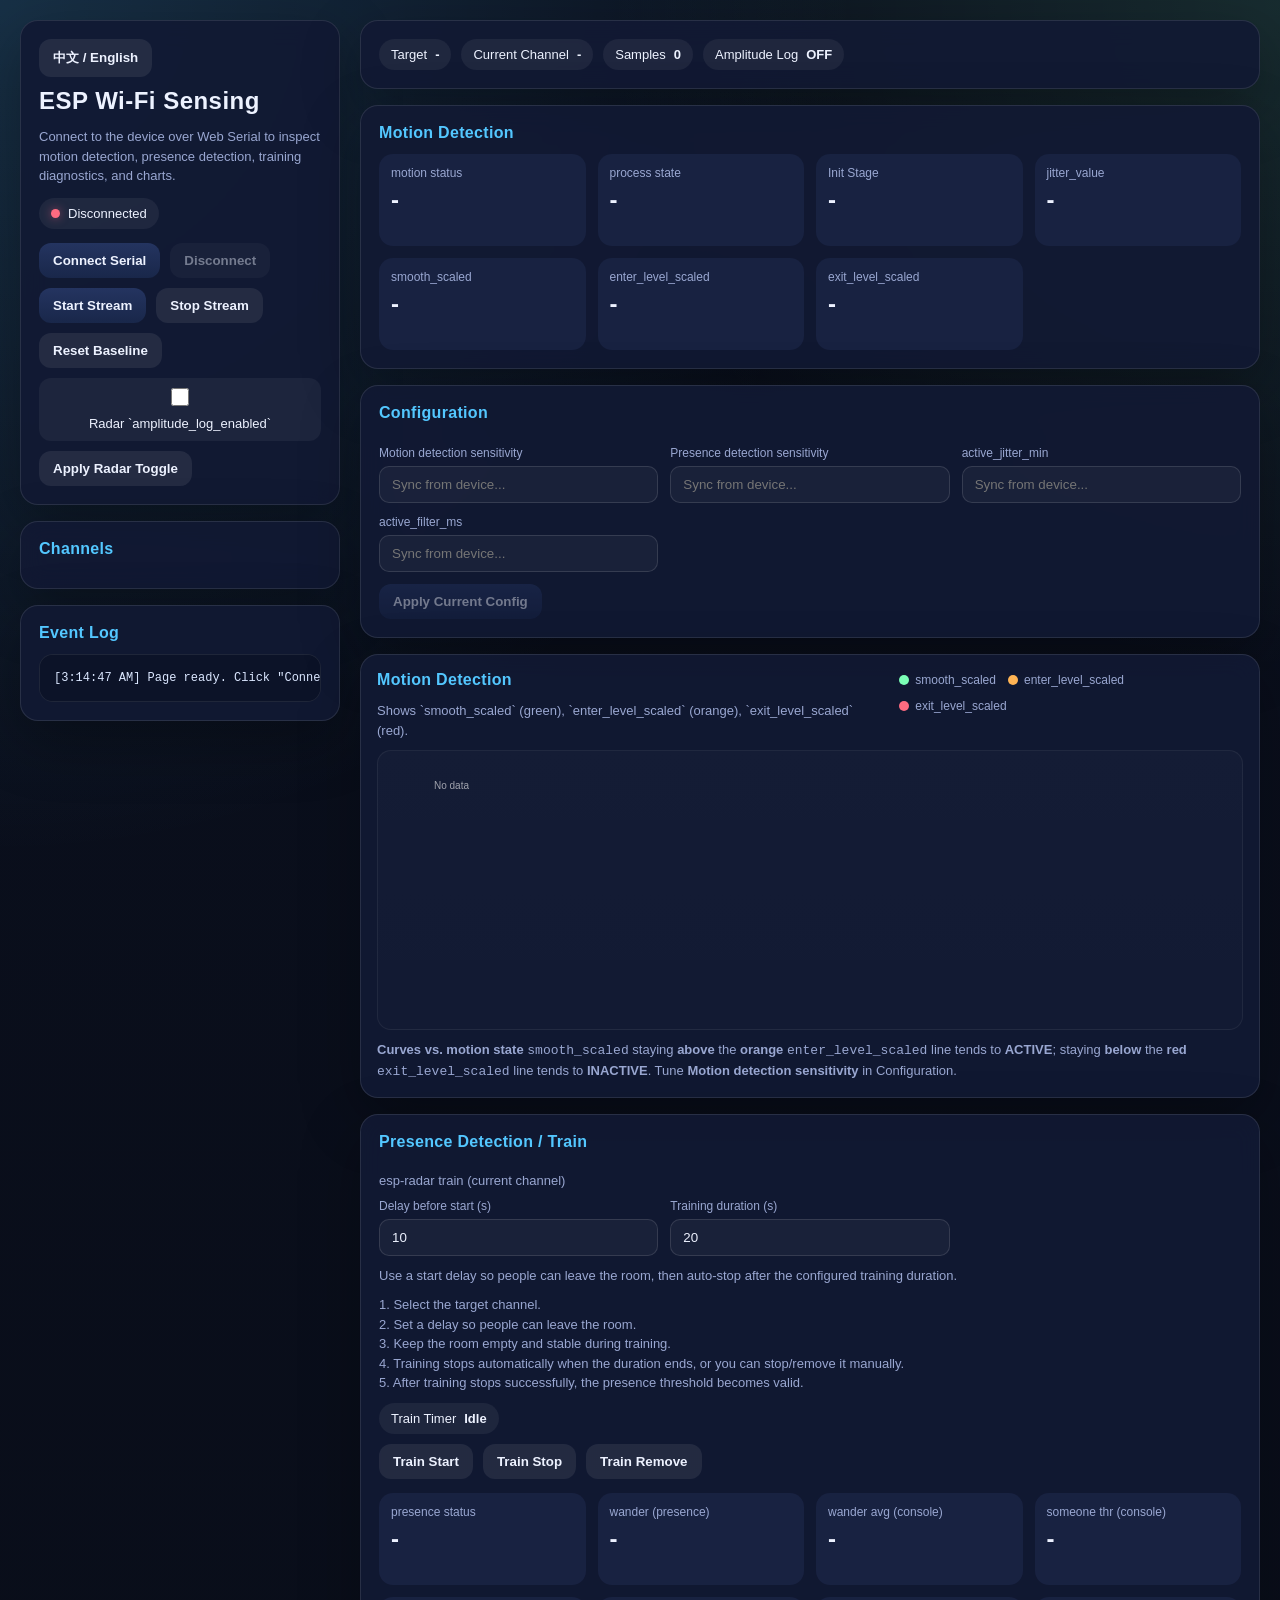
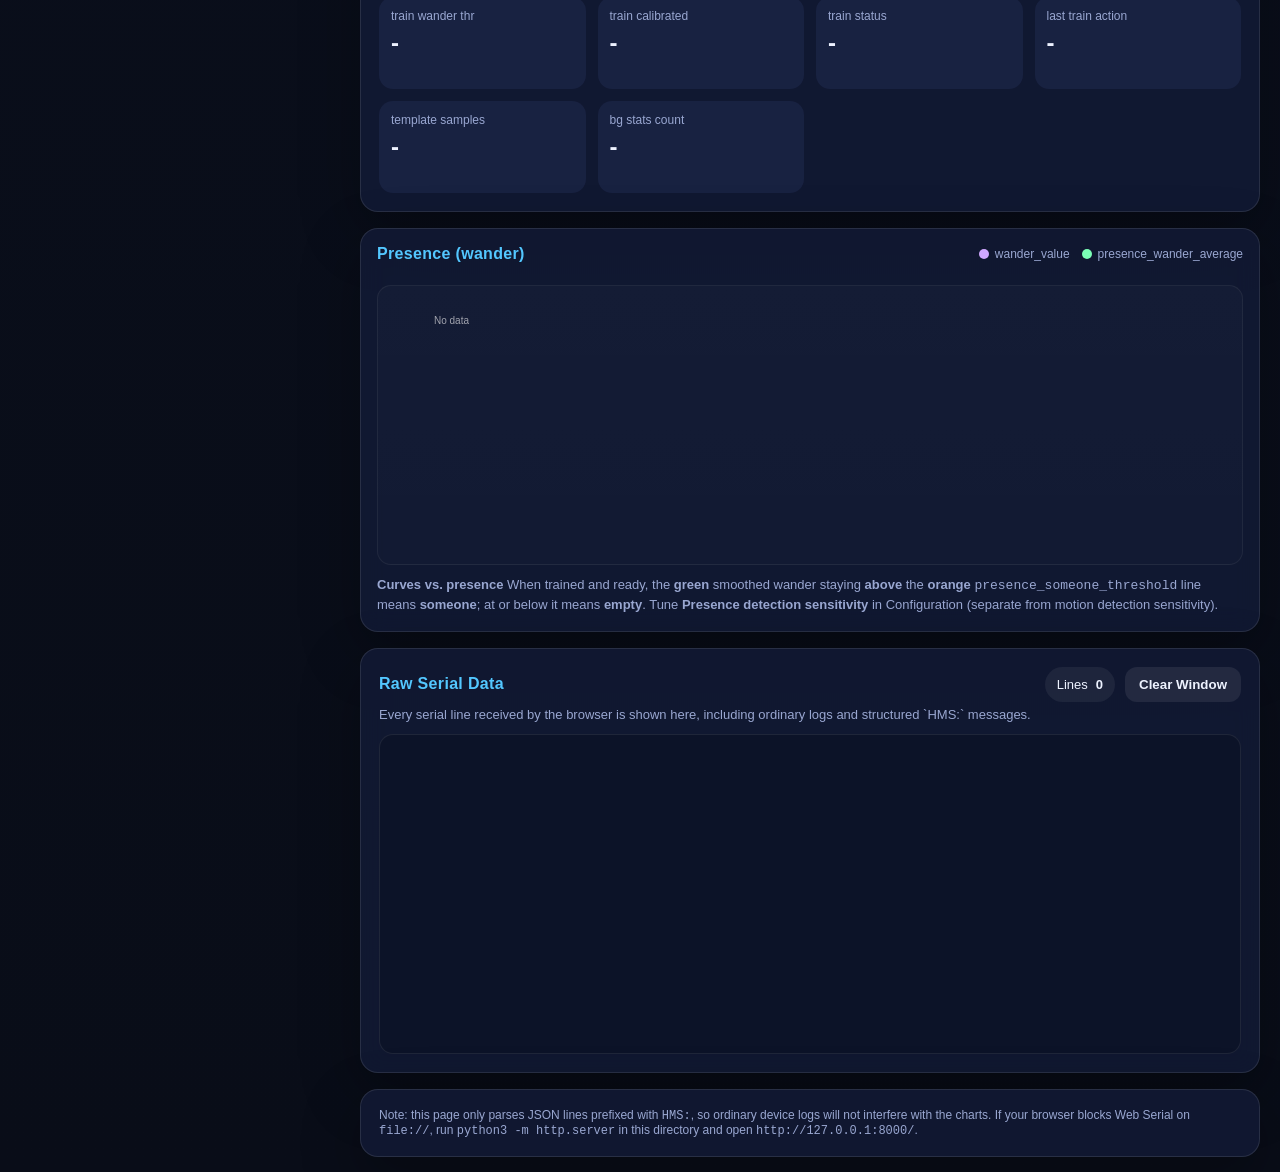
<file: tools/web_serial_monitor.html>
<!DOCTYPE html>
<html lang="zh-CN">
<head>
  <meta charset="UTF-8" />
  <meta name="viewport" content="width=device-width, initial-scale=1.0" />
  <title>ESP Wi-Fi Sensing Web Serial Monitor</title>
  <style>
    :root {
      --bg: #0b1020;
      --panel: #121a33;
      --panel-soft: #182241;
      --text: #edf2ff;
      --muted: #99a7d1;
      --accent: #53c7ff;
      --accent-2: #7bffb6;
      --warn: #ffb454;
      --danger: #ff6b81;
      --grid: rgba(255, 255, 255, 0.08);
      --border: rgba(255, 255, 255, 0.1);
    }

    * {
      box-sizing: border-box;
    }

    body {
      margin: 0;
      font-family: "Segoe UI", "PingFang SC", "Microsoft YaHei", sans-serif;
      background:
        radial-gradient(circle at top left, rgba(83, 199, 255, 0.18), transparent 28%),
        radial-gradient(circle at right top, rgba(123, 255, 182, 0.12), transparent 22%),
        linear-gradient(180deg, #0a0f1d 0%, #090d18 100%);
      color: var(--text);
    }

    .app {
      max-width: 1600px;
      margin: 0 auto;
      padding: 20px;
      display: grid;
      grid-template-columns: 320px 1fr;
      gap: 20px;
    }

    .panel {
      background: rgba(18, 26, 51, 0.92);
      border: 1px solid var(--border);
      border-radius: 18px;
      box-shadow: 0 20px 60px rgba(0, 0, 0, 0.3);
      backdrop-filter: blur(12px);
    }

    .sidebar,
    .main {
      display: flex;
      flex-direction: column;
      gap: 16px;
    }

    .section {
      padding: 18px;
    }

    h1,
    h2,
    h3 {
      margin: 0 0 12px;
      font-weight: 700;
      letter-spacing: 0.02em;
    }

    h1 {
      font-size: 24px;
    }

    h2 {
      font-size: 16px;
      color: var(--accent);
    }

    .muted {
      color: var(--muted);
      font-size: 13px;
      line-height: 1.5;
    }

    .status-pill {
      display: inline-flex;
      align-items: center;
      gap: 8px;
      padding: 8px 12px;
      border-radius: 999px;
      font-size: 13px;
      background: rgba(255, 255, 255, 0.06);
    }

    .status-dot {
      width: 9px;
      height: 9px;
      border-radius: 999px;
      background: var(--danger);
      box-shadow: 0 0 10px rgba(255, 107, 129, 0.5);
    }

    .status-dot.connected {
      background: var(--accent-2);
      box-shadow: 0 0 10px rgba(123, 255, 182, 0.6);
    }

    .button-row,
    .toolbar {
      display: flex;
      flex-wrap: wrap;
      gap: 10px;
    }

    button {
      border: 0;
      border-radius: 12px;
      padding: 10px 14px;
      background: linear-gradient(180deg, #243460, #19274a);
      color: var(--text);
      font-weight: 600;
      cursor: pointer;
      transition: transform 0.12s ease, opacity 0.12s ease;
    }

    button:hover:not(:disabled) {
      transform: translateY(-1px);
    }

    button:disabled {
      opacity: 0.45;
      cursor: not-allowed;
    }

    button.secondary {
      background: rgba(255, 255, 255, 0.08);
    }

    .toggle-row {
      display: flex;
      align-items: center;
      gap: 10px;
      padding: 10px 12px;
      border-radius: 12px;
      background: rgba(255, 255, 255, 0.05);
      color: var(--text);
      font-size: 13px;
    }

    .toggle-row input {
      width: 18px;
      height: 18px;
      margin: 0;
    }

    .peer-list {
      display: flex;
      flex-direction: column;
      gap: 10px;
    }

    .peer-card {
      border: 1px solid transparent;
      border-radius: 14px;
      padding: 12px;
      background: var(--panel-soft);
      cursor: pointer;
    }

    .peer-card.active {
      border-color: rgba(83, 199, 255, 0.7);
      box-shadow: inset 0 0 0 1px rgba(83, 199, 255, 0.22);
    }

    .peer-card-title {
      display: flex;
      justify-content: space-between;
      align-items: center;
      margin-bottom: 8px;
      font-size: 15px;
      font-weight: 700;
    }

    .badge {
      padding: 4px 8px;
      border-radius: 999px;
      font-size: 11px;
      background: rgba(255, 255, 255, 0.08);
    }

    .badge.active {
      background: rgba(123, 255, 182, 0.18);
      color: var(--accent-2);
    }

    .badge.debounce {
      background: rgba(255, 180, 84, 0.2);
      color: var(--warn);
    }

    .peer-meta {
      display: grid;
      grid-template-columns: repeat(2, minmax(0, 1fr));
      gap: 8px;
      color: var(--muted);
      font-size: 12px;
    }

    .stat-grid {
      display: grid;
      grid-template-columns: repeat(4, minmax(0, 1fr));
      gap: 12px;
    }

    .stat-card {
      background: var(--panel-soft);
      border-radius: 14px;
      padding: 12px;
      min-height: 92px;
    }

    .stat-card .label {
      color: var(--muted);
      font-size: 12px;
      margin-bottom: 6px;
    }

    .stat-card .value {
      font-size: 24px;
      font-weight: 700;
      line-height: 1.2;
    }

    .chart-grid {
      display: grid;
      grid-template-columns: 1fr;
      gap: 16px;
    }

    .chart-card {
      padding: 16px;
    }

    .chart-head {
      display: flex;
      justify-content: space-between;
      align-items: baseline;
      gap: 12px;
      margin-bottom: 10px;
    }

    .chart-head .legend {
      display: flex;
      gap: 12px;
      flex-wrap: wrap;
      color: var(--muted);
      font-size: 12px;
    }

    .legend-item {
      display: inline-flex;
      align-items: center;
      gap: 6px;
    }

    .legend-color {
      width: 10px;
      height: 10px;
      border-radius: 999px;
    }

    canvas {
      width: 100%;
      height: 280px;
      background: linear-gradient(180deg, rgba(255, 255, 255, 0.02), rgba(255, 255, 255, 0.01));
      border-radius: 14px;
      border: 1px solid rgba(255, 255, 255, 0.06);
      display: block;
    }

    .config-form {
      display: grid;
      grid-template-columns: repeat(3, minmax(0, 1fr));
      gap: 12px;
    }

    label {
      display: flex;
      flex-direction: column;
      gap: 6px;
      font-size: 12px;
      color: var(--muted);
    }

    input {
      border: 1px solid rgba(255, 255, 255, 0.12);
      background: rgba(255, 255, 255, 0.04);
      color: var(--text);
      padding: 10px 12px;
      border-radius: 10px;
      outline: none;
    }

    pre {
      margin: 0;
      max-height: 220px;
      overflow: auto;
      padding: 14px;
      border-radius: 14px;
      background: #0c1328;
      color: #dbe7ff;
      border: 1px solid rgba(255, 255, 255, 0.08);
      font-size: 12px;
      line-height: 1.5;
    }

    .raw-log {
      min-height: 320px;
      max-height: 420px;
      white-space: pre-wrap;
      word-break: break-word;
    }

    .footer-note {
      font-size: 12px;
      color: var(--muted);
    }

    @media (max-width: 1200px) {
      .app {
        grid-template-columns: 1fr;
      }

      .stat-grid,
      .config-form {
        grid-template-columns: repeat(2, minmax(0, 1fr));
      }
    }

    @media (max-width: 760px) {
      .stat-grid,
      .config-form {
        grid-template-columns: 1fr;
      }
    }
  </style>
</head>
<body>
  <div class="app">
    <aside class="sidebar">
      <section class="panel section">
        <div class="button-row">
          <button id="languageToggleBtn" class="secondary">中文 / English</button>
        </div>
        <div style="height: 10px;"></div>
        <h1 id="appTitle">ESP Wi-Fi Sensing</h1>
        <div id="appIntro" class="muted">Connect to the device over Web Serial to inspect live FSM diagnostics, runtime controls, and charts.</div>
        <div style="height: 12px;"></div>
        <div class="status-pill">
          <span id="statusDot" class="status-dot"></span>
          <span id="statusText">Disconnected</span>
        </div>
        <div style="height: 14px;"></div>
        <div class="button-row">
          <button id="connectBtn">Connect Serial</button>
          <button id="disconnectBtn" class="secondary" disabled>Disconnect</button>
        </div>
        <div style="height: 10px;"></div>
        <div class="button-row">
          <button id="startStreamBtn">Start Stream</button>
          <button id="stopStreamBtn" class="secondary">Stop Stream</button>
          <button id="resetBaselineBtn" class="secondary">Reset Baseline</button>
        </div>
        <div style="height: 10px;"></div>
        <label class="toggle-row">
          <input id="amplitudeLogCheckbox" type="checkbox" />
          <span id="amplitudeToggleLabel">Radar `amplitude_log_enabled`</span>
        </label>
        <div style="height: 10px;"></div>
        <div class="button-row">
          <button id="applyRadarBtn" class="secondary">Apply Radar Toggle</button>
        </div>
      </section>

      <section class="panel section">
        <h2 id="channelsTitle">Channels</h2>
        <div id="peerList" class="peer-list"></div>
      </section>

      <section class="panel section">
        <h2 id="eventLogTitle">Event Log</h2>
        <pre id="eventLog"></pre>
      </section>
    </aside>

    <main class="main">
      <section class="panel section">
        <div class="toolbar">
          <div class="status-pill">
            <span id="targetLabel">Target</span>
            <strong id="targetText">-</strong>
          </div>
          <div class="status-pill">
            <span id="selectedPeerLabel">Current Channel</span>
            <strong id="selectedPeerText">-</strong>
          </div>
          <div class="status-pill">
            <span id="sampleCountLabel">Samples</span>
            <strong id="sampleCountText">0</strong>
          </div>
          <div class="status-pill">
            <span id="amplitudeLogLabel">Amplitude Log</span>
            <strong id="amplitudeLogText">-</strong>
          </div>
        </div>
      </section>

      <section class="panel section">
        <h2 id="currentStateTitle">Current State</h2>
        <div id="motionStatGrid" class="stat-grid"></div>
      </section>

      <section class="panel section">
        <h2 id="configPanelTitle">Configuration</h2>
        <div style="height: 12px;"></div>
        <form id="configForm" class="config-form" autocomplete="off">
          <label><span id="cfgMotionSensitivityLabel">Motion detection sensitivity</span><input id="cfgSensitivity" type="number" step="0.001" min="0.001" max="1.000" autocomplete="off" /></label>
          <label><span id="cfgPresenceSensitivityLabel">Presence detection sensitivity</span><input id="cfgPresenceSensitivity" type="number" step="0.001" min="0" max="1" autocomplete="off" /></label>
          <label>active_jitter_min<input id="cfgActiveJitterMin" type="number" step="0.001" autocomplete="off" /></label>
          <label>active_filter_ms<input id="cfgActiveFilterMs" type="number" step="1" autocomplete="off" /></label>
        </form>
        <div style="height: 12px;"></div>
        <div class="button-row">
          <button id="applyConfigBtn" disabled>Apply Current Config</button>
        </div>
      </section>

      <section class="panel chart-card">
        <div class="chart-head">
          <div>
            <h2 id="processingChartTitle">Motion Detection</h2>
            <div id="processingChartDesc" class="muted">Shows `smooth_scaled` (green), `enter_level_scaled` (orange), `exit_level_scaled` (red).</div>
          </div>
          <div class="legend" id="mainLegend"></div>
        </div>
        <canvas id="mainChart" width="1200" height="280"></canvas>
        <div style="height: 10px;"></div>
        <div id="motionThresholdGuide" class="muted"></div>
      </section>

      <section class="panel section">
        <h2 id="presenceSectionTitle">Presence Detection / Train</h2>
        <div style="height: 8px;"></div>
        <div id="trainSectionLabel" class="muted">esp-radar train (current channel)</div>
        <div style="height: 8px;"></div>
        <div class="config-form">
          <label><span id="trainDelayLabel">Delay before start (s)</span><input id="trainDelaySeconds" type="number" min="0" step="1" value="10" autocomplete="off" /></label>
          <label><span id="trainDurationLabel">Training duration (s)</span><input id="trainDurationSeconds" type="number" min="1" step="1" value="20" autocomplete="off" /></label>
        </div>
        <div style="height: 10px;"></div>
        <div id="trainScheduleDesc" class="muted">Use a start delay so people can leave the room, then auto-stop after the configured training duration.</div>
        <div style="height: 10px;"></div>
        <div id="trainUsageGuide" class="muted">1. Select the target channel. 2. Set a delay so people can leave the room. 3. Keep the room empty and stable during training. 4. Training stops automatically when the duration ends, or you can stop/remove it manually.</div>
        <div style="height: 10px;"></div>
        <div class="status-pill">
          <span id="trainTimerLabel">Train Timer</span>
          <strong id="trainTimerText">Idle</strong>
        </div>
        <div style="height: 10px;"></div>
        <div class="button-row">
          <button id="trainStartBtn" class="secondary">Train Start</button>
          <button id="trainStopBtn" class="secondary">Train Stop</button>
          <button id="trainRemoveBtn" class="secondary">Train Remove</button>
        </div>
        <div style="height: 14px;"></div>
        <div id="presenceStatGrid" class="stat-grid"></div>
      </section>

      <section class="panel chart-card">
        <div class="chart-head">
          <div>
            <h2 id="wanderChartTitle">Presence (wander)</h2>
          </div>
          <div class="legend" id="wanderLegend"></div>
        </div>
        <canvas id="wanderChart" width="1200" height="280"></canvas>
        <div style="height: 10px;"></div>
        <div id="presenceThresholdGuide" class="muted"></div>
      </section>

      <section class="panel section">
        <div class="chart-head">
          <div>
            <h2 id="rawDataTitle">Raw Serial Data</h2>
            <div id="rawDataDesc" class="muted">Every serial line received by the browser is shown here, including ordinary logs and structured `HMS:` messages.</div>
          </div>
          <div class="button-row">
            <div class="status-pill">
              <span id="rawLineCountLabel">Lines</span>
              <strong id="rawLineCountText">0</strong>
            </div>
            <button id="clearRawLogBtn" class="secondary">Clear Window</button>
          </div>
        </div>
        <pre id="rawDataLog" class="raw-log"></pre>
      </section>

      <section class="panel section">
        <div class="footer-note" id="footerNote">
          Note: this page only parses JSON lines prefixed with <code>HMS:</code>, so ordinary device logs will not interfere with the charts.
          If your browser blocks Web Serial on <code>file://</code>, run <code>python3 -m http.server</code> in this directory and open <code>http://127.0.0.1:8000/</code>.
        </div>
      </section>
    </main>
  </div>

  <script>
    const HMS_PREFIX = "HMS:";
    const MAX_SAMPLES = 240;
    const MAX_RAW_LINES = 400;
    const MAX_RAW_CHARS = 120000;
    const RAW_LOG_FLUSH_MS = 80;
    const peers = new Map();
    const peerCards = new Map();
    const eventLog = [];
    const rawSerialLines = [];

    let port = null;
    let reader = null;
    let writer = null;
    let selectedPeer = null;
    let appInfo = { target: "-", stream_period_ms: 0, amplitude_log_enabled: false };
    let redrawTimer = null;
    let rawLogCharCount = 0;
    let rawLogFlushTimer = null;
    let currentLanguage = "en";

    const I18N = {
      en: {
        pageTitle: "ESP Wi-Fi Sensing Web Serial Monitor",
        appTitle: "ESP Wi-Fi Sensing",
        appIntro: "Connect to the device over Web Serial to inspect motion detection, presence detection, training diagnostics, and charts.",
        statusConnected: "Connected",
        statusDisconnected: "Disconnected",
        connectBtn: "Connect Serial",
        disconnectBtn: "Disconnect",
        startStreamBtn: "Start Stream",
        stopStreamBtn: "Stop Stream",
        resetBaselineBtn: "Reset Baseline",
        trainSectionLabel: "esp-radar train (current channel)",
        trainDelayLabel: "Delay before start (s)",
        trainDurationLabel: "Training duration (s)",
        trainScheduleDesc: "Use a start delay so people can leave the room, then auto-stop after the configured training duration.",
        trainUsageGuide: "1. Select the target channel.<br>2. Set a delay so people can leave the room.<br>3. Keep the room empty and stable during training.<br>4. Training stops automatically when the duration ends, or you can stop/remove it manually.<br>5. After training stops successfully, the presence threshold becomes valid.",
        trainTimerLabel: "Train Timer",
        trainTimerIdle: "Idle",
        trainTimerWaiting: "Waiting to start",
        trainTimerRunning: "Training",
        trainStartBtn: "Train Start",
        trainStopBtn: "Train Stop",
        trainRemoveBtn: "Train Remove",
        amplitudeToggleLabel: "Radar `amplitude_log_enabled`",
        applyRadarBtn: "Apply Radar Toggle",
        channelsTitle: "Channels",
        eventLogTitle: "Event Log",
        targetLabel: "Target",
        selectedPeerLabel: "Current Channel",
        sampleCountLabel: "Samples",
        amplitudeLogLabel: "Amplitude Log",
        currentStateTitle: "Motion Detection",
        presenceSectionTitle: "Presence Detection / Train",
        configPanelTitle: "Configuration",
        cfgMotionSensitivityLabel: "Motion detection sensitivity",
        cfgPresenceSensitivityLabel: "Presence detection sensitivity",
        applyConfigBtn: "Apply Current Config",
        configWaitingPlaceholder: "Sync from device...",
        processingChartTitle: "Motion Detection",
        processingChartDesc: "Shows `smooth_scaled` (green), `enter_level_scaled` (orange), `exit_level_scaled` (red).",
        motionThresholdGuide: "<strong>Curves vs. motion state</strong> <code>smooth_scaled</code> staying <strong>above</strong> the <strong>orange</strong> <code>enter_level_scaled</code> line tends to <strong>ACTIVE</strong>; staying <strong>below</strong> the <strong>red</strong> <code>exit_level_scaled</code> line tends to <strong>INACTIVE</strong>. Tune <strong>Motion detection sensitivity</strong> in Configuration.",
        presenceThresholdGuide: "<strong>Curves vs. presence</strong> When trained and ready, the <strong>green</strong> smoothed wander staying <strong>above</strong> the <strong>orange</strong> <code>presence_someone_threshold</code> line means <strong>someone</strong>; at or below it means <strong>empty</strong>. Tune <strong>Presence detection sensitivity</strong> in Configuration (separate from motion detection sensitivity).",
        wanderChartTitle: "Presence (wander)",
        rawDataTitle: "Raw Serial Data",
        rawDataDesc: "Every serial line received by the browser is shown here, including ordinary logs and structured `HMS:` messages.",
        rawLineCountLabel: "Lines",
        clearRawLogBtn: "Clear Window",
        footerNote: "Note: this page only parses JSON lines prefixed with <code>HMS:</code>, so ordinary device logs will not interfere with the charts. If your browser blocks Web Serial on <code>file://</code>, run <code>python3 -m http.server</code> in this directory and open <code>http://127.0.0.1:8000/</code>.",
        peerStateLabel: "State",
        peerInitLabel: "Init",
        peerJitterLabel: "Jitter",
        peerWanderLabel: "Wander",
        peerTrainThrLabel: "Train wander thr",
        statMotionStatus: "motion status",
        statState: "process state",
        statInitStage: "Init Stage",
        statWander: "wander (presence)",
        statTrainWanderThr: "train wander thr",
        statTrainCalibrated: "train calibrated",
        statTrainStatus: "train status",
        statTrainAction: "last train action",
        statTrainSamples: "template samples",
        statTrainBackgroundCount: "bg stats count",
        statWanderAverage: "wander avg (console)",
        statSomeoneThreshold: "someone thr (console)",
        statSomeoneStatus: "presence status",
        trainStatusNone: "none",
        trainStatusProgress: "in progress",
        trainStatusComplete: "complete",
        trainActionIdle: "idle",
        trainActionWaitBuffer: "waiting buffer",
        trainActionDiscardOutlier: "discard outlier",
        trainActionCollectSample: "collect sample",
        trainActionAccumulateBackground: "accumulate bg",
        yes: "yes",
        no: "no",
        logTrainNoPeer: "Select a channel before running train commands.",
        noData: "No data",
        logHello: "Received hello",
        logPeriod: "period",
        logAck: "ACK",
        logOk: "OK",
        logFail: "FAIL",
        logError: "ERROR",
        logUnsupported: "Web Serial is not supported in this browser. Please use Chrome or Edge.",
        logConnected: "Serial connected",
        logConnectFailed: "Connection failed",
        logDisconnectError: "Error while disconnecting",
        logDisconnected: "Serial disconnected",
        logJsonParseFailed: "JSON parse failed",
        logReadEnded: "Serial read ended",
        logNoPeer: "No configurable channel is currently selected.",
        logTrainDelayCancelled: "Scheduled training cancelled before start",
        logTrainScheduled: "Training scheduled",
        logTrainStarted: "Training started",
        logTrainAutoStopped: "Training auto-stopped",
        logTrainTimerCleared: "Training timer cleared",
        logReady: "Page ready. Click \"Connect Serial\" to begin.",
      },
      zh: {
        pageTitle: "ESP Wi-Fi Sensing Web Serial 监视器",
        appTitle: "ESP Wi-Fi Sensing",
        appIntro: "通过 Web Serial 连接设备串口，实时查看运动检测、存在检测、训练诊断与图表。",
        statusConnected: "已连接",
        statusDisconnected: "未连接",
        connectBtn: "连接串口",
        disconnectBtn: "断开",
        startStreamBtn: "开始流",
        stopStreamBtn: "停止流",
        resetBaselineBtn: "重置基线",
        trainSectionLabel: "esp-radar 校准（当前通道）",
        trainDelayLabel: "开始前延迟(秒)",
        trainDurationLabel: "训练持续时长(秒)",
        trainScheduleDesc: "设置开始前延迟，给房间内的人离开的时间；到达设定训练时长后会自动结束训练。",
        trainUsageGuide: "1. 先选择要训练的通道。<br>2. 设置开始前延迟，给房间里的人留出离开时间。<br>3. 训练过程中尽量保持房间无人、环境稳定。<br>4. 到达设定时长后会自动结束训练，也可以手动结束或清除训练。<br>5. 训练成功结束后，存在检测阈值才会生效。",
        trainTimerLabel: "训练计时",
        trainTimerIdle: "空闲",
        trainTimerWaiting: "等待开始",
        trainTimerRunning: "训练中",
        trainStartBtn: "开始训练",
        trainStopBtn: "结束训练",
        trainRemoveBtn: "清除训练数据",
        amplitudeToggleLabel: "Radar `amplitude_log_enabled`",
        applyRadarBtn: "应用 Radar 开关",
        channelsTitle: "通道",
        eventLogTitle: "事件日志",
        targetLabel: "目标芯片",
        selectedPeerLabel: "当前通道",
        sampleCountLabel: "采样缓存",
        amplitudeLogLabel: "Amplitude Log",
        currentStateTitle: "运动检测",
        presenceSectionTitle: "存在检测 / 训练",
        configPanelTitle: "配置面板",
        cfgMotionSensitivityLabel: "运动检测灵敏度",
        cfgPresenceSensitivityLabel: "存在检测灵敏度",
        applyConfigBtn: "应用当前配置",
        configWaitingPlaceholder: "等待设备同步...",
        processingChartTitle: "运动检测",
        processingChartDesc: "显示 `smooth_scaled`（绿）、`enter_level_scaled`（橙）、`exit_level_scaled`（红）。",
        motionThresholdGuide: "<strong>曲线与运动状态</strong> <code>smooth_scaled</code> <strong>持续高于</strong> 橙色 <code>enter_level_scaled</code> → 趋向 <strong>运动 ACTIVE</strong>；<strong>持续低于</strong> 红色 <code>exit_level_scaled</code> → 趋向 <strong>运动 INACTIVE</strong>。在配置区调节 <strong>运动检测灵敏度</strong>。",
        presenceThresholdGuide: "<strong>曲线与存在状态</strong> 训练就绪后，绿线（平滑后的 wander）<strong>高于</strong> 橙色 <code>presence_someone_threshold</code> → <strong>有人</strong>；不高于 → <strong>无人</strong>。在配置区调节 <strong>存在检测灵敏度</strong>（与 <strong>运动检测灵敏度</strong> 分开）。",
        wanderChartTitle: "存在检测 (wander)",
        rawDataTitle: "全量串口数据",
        rawDataDesc: "串口收到的每一行数据都会集中显示在这里，包含普通日志和 `HMS:` 数据。",
        rawLineCountLabel: "行数",
        clearRawLogBtn: "清空窗口",
        footerNote: "说明：这个页面只解析串口里以 <code>HMS:</code> 开头的 JSON 行，因此即使设备还在输出普通日志，也不会影响图表显示。如果浏览器不允许直接从 <code>file://</code> 使用 Web Serial，请在当前目录执行 <code>python3 -m http.server</code> 后通过 <code>http://127.0.0.1:8000/</code> 打开。",
        peerStateLabel: "状态",
        peerInitLabel: "初始化",
        peerJitterLabel: "jitter",
        peerWanderLabel: "wander",
        peerTrainThrLabel: "训练 wander 阈值",
        statMotionStatus: "运动状态",
        statState: "过程状态",
        statInitStage: "初始化阶段",
        statWander: "wander（存在）",
        statTrainWanderThr: "训练 wander 阈值",
        statTrainCalibrated: "训练已完成",
        statTrainStatus: "训练状态",
        statTrainAction: "最近训练动作",
        statTrainSamples: "模板样本数",
        statTrainBackgroundCount: "背景统计数",
        statWanderAverage: "wander 均值(console)",
        statSomeoneThreshold: "有人阈值(console)",
        statSomeoneStatus: "存在状态",
        trainStatusNone: "未训练",
        trainStatusProgress: "训练中",
        trainStatusComplete: "已完成",
        trainActionIdle: "空闲",
        trainActionWaitBuffer: "等待缓冲",
        trainActionDiscardOutlier: "异常丢弃",
        trainActionCollectSample: "采集模板",
        trainActionAccumulateBackground: "累计背景",
        yes: "是",
        no: "否",
        logTrainNoPeer: "请先选择一个通道再执行训练命令。",
        noData: "暂无数据",
        logHello: "收到 hello",
        logPeriod: "周期",
        logAck: "ACK",
        logOk: "OK",
        logFail: "FAIL",
        logError: "ERROR",
        logUnsupported: "当前浏览器不支持 Web Serial，请使用 Chrome 或 Edge。",
        logConnected: "串口已连接",
        logConnectFailed: "连接失败",
        logDisconnectError: "断开时发生异常",
        logDisconnected: "串口已断开",
        logJsonParseFailed: "JSON 解析失败",
        logReadEnded: "串口读取结束",
        logNoPeer: "当前没有可配置的通道。",
        logTrainDelayCancelled: "已取消延迟中的训练",
        logTrainScheduled: "训练已计划",
        logTrainStarted: "训练已开始",
        logTrainAutoStopped: "训练已自动结束",
        logTrainTimerCleared: "训练计时已清除",
        logReady: "页面已就绪，点击“连接串口”开始。",
      },
    };

    function t(key) {
      return I18N[currentLanguage][key] ?? key;
    }

    const statusDot = document.getElementById("statusDot");
    const statusText = document.getElementById("statusText");
    const targetText = document.getElementById("targetText");
    const selectedPeerText = document.getElementById("selectedPeerText");
    const sampleCountText = document.getElementById("sampleCountText");
    const amplitudeLogText = document.getElementById("amplitudeLogText");
    const rawLineCountText = document.getElementById("rawLineCountText");
    const amplitudeLogCheckbox = document.getElementById("amplitudeLogCheckbox");
    const applyConfigBtn = document.getElementById("applyConfigBtn");
    const peerList = document.getElementById("peerList");
    const motionStatGrid = document.getElementById("motionStatGrid");
    const presenceStatGrid = document.getElementById("presenceStatGrid");
    const trainDelayInput = document.getElementById("trainDelaySeconds");
    const trainDurationInput = document.getElementById("trainDurationSeconds");
    const trainTimerText = document.getElementById("trainTimerText");
    const eventLogEl = document.getElementById("eventLog");
    const rawDataLogEl = document.getElementById("rawDataLog");
    const mainChart = document.getElementById("mainChart");
    const wanderChart = document.getElementById("wanderChart");
    const mainLegend = document.getElementById("mainLegend");
    const wanderLegend = document.getElementById("wanderLegend");

    const configInputs = {
      motion_sensitivity: document.getElementById("cfgSensitivity"),
      presence_sensitivity: document.getElementById("cfgPresenceSensitivity"),
      active_jitter_min: document.getElementById("cfgActiveJitterMin"),
      active_filter_ms: document.getElementById("cfgActiveFilterMs"),
    };

    const trainAutomation = {
      phase: "idle",
      peer: "",
      startAtMs: 0,
      stopAtMs: 0,
      startTimer: null,
      stopTimer: null,
      tickerTimer: null,
    };

    function applyLanguage() {
      document.documentElement.lang = currentLanguage === "en" ? "en" : "zh-CN";
      document.title = t("pageTitle");
      document.getElementById("appTitle").textContent = t("appTitle");
      document.getElementById("appIntro").textContent = t("appIntro");
      document.getElementById("connectBtn").textContent = t("connectBtn");
      document.getElementById("disconnectBtn").textContent = t("disconnectBtn");
      document.getElementById("languageToggleBtn").textContent = "中文 / English";
      document.getElementById("startStreamBtn").textContent = t("startStreamBtn");
      document.getElementById("stopStreamBtn").textContent = t("stopStreamBtn");
      document.getElementById("resetBaselineBtn").textContent = t("resetBaselineBtn");
      document.getElementById("trainSectionLabel").textContent = t("trainSectionLabel");
      document.getElementById("trainDelayLabel").textContent = t("trainDelayLabel");
      document.getElementById("trainDurationLabel").textContent = t("trainDurationLabel");
      document.getElementById("trainScheduleDesc").textContent = t("trainScheduleDesc");
      document.getElementById("trainUsageGuide").innerHTML = t("trainUsageGuide");
      document.getElementById("motionThresholdGuide").innerHTML = t("motionThresholdGuide");
      document.getElementById("presenceThresholdGuide").innerHTML = t("presenceThresholdGuide");
      document.getElementById("trainTimerLabel").textContent = t("trainTimerLabel");
      document.getElementById("trainStartBtn").textContent = t("trainStartBtn");
      document.getElementById("trainStopBtn").textContent = t("trainStopBtn");
      document.getElementById("trainRemoveBtn").textContent = t("trainRemoveBtn");
      document.getElementById("amplitudeToggleLabel").textContent = t("amplitudeToggleLabel");
      document.getElementById("applyRadarBtn").textContent = t("applyRadarBtn");
      document.getElementById("channelsTitle").textContent = t("channelsTitle");
      document.getElementById("eventLogTitle").textContent = t("eventLogTitle");
      document.getElementById("targetLabel").textContent = t("targetLabel");
      document.getElementById("selectedPeerLabel").textContent = t("selectedPeerLabel");
      document.getElementById("sampleCountLabel").textContent = t("sampleCountLabel");
      document.getElementById("amplitudeLogLabel").textContent = t("amplitudeLogLabel");
      document.getElementById("currentStateTitle").textContent = t("currentStateTitle");
      document.getElementById("presenceSectionTitle").textContent = t("presenceSectionTitle");
      document.getElementById("configPanelTitle").textContent = t("configPanelTitle");
      document.getElementById("cfgMotionSensitivityLabel").textContent = t("cfgMotionSensitivityLabel");
      document.getElementById("cfgPresenceSensitivityLabel").textContent = t("cfgPresenceSensitivityLabel");
      document.getElementById("applyConfigBtn").textContent = t("applyConfigBtn");
      document.getElementById("processingChartTitle").textContent = t("processingChartTitle");
      document.getElementById("processingChartDesc").textContent = t("processingChartDesc");
      document.getElementById("wanderChartTitle").textContent = t("wanderChartTitle");
      document.getElementById("rawDataTitle").textContent = t("rawDataTitle");
      document.getElementById("rawDataDesc").textContent = t("rawDataDesc");
      document.getElementById("rawLineCountLabel").textContent = t("rawLineCountLabel");
      document.getElementById("clearRawLogBtn").textContent = t("clearRawLogBtn");
      document.getElementById("footerNote").innerHTML = t("footerNote");
      updateConfigFormPlaceholder();
      setConnected(!!port);
      renderTrainAutomationStatus();
    }

    function toggleLanguage() {
      currentLanguage = currentLanguage === "en" ? "zh" : "en";
      applyLanguage();
      renderAll();
    }

    function logEvent(text) {
      const now = new Date().toLocaleTimeString();
      eventLog.unshift(`[${now}] ${text}`);
      while (eventLog.length > 80) {
        eventLog.pop();
      }
      eventLogEl.textContent = eventLog.join("\n");
    }

    function renderRawLog() {
      rawDataLogEl.textContent = rawSerialLines.join("\n");
      rawLineCountText.textContent = String(rawSerialLines.length);
      rawDataLogEl.scrollTop = rawDataLogEl.scrollHeight;
      rawLogFlushTimer = null;
    }

    function scheduleRawLogRender() {
      if (rawLogFlushTimer !== null) {
        return;
      }
      rawLogFlushTimer = window.setTimeout(renderRawLog, RAW_LOG_FLUSH_MS);
    }

    function appendRawLine(text) {
      rawSerialLines.push(text);
      rawLogCharCount += text.length + 1;
      while (rawSerialLines.length > MAX_RAW_LINES || rawLogCharCount > MAX_RAW_CHARS) {
        const removedLine = rawSerialLines.shift();
        rawLogCharCount -= (removedLine?.length || 0) + 1;
      }
      scheduleRawLogRender();
    }

    function clearRawLines() {
      rawSerialLines.length = 0;
      rawLogCharCount = 0;
      if (rawLogFlushTimer !== null) {
        window.clearTimeout(rawLogFlushTimer);
        rawLogFlushTimer = null;
      }
      rawDataLogEl.textContent = "";
      rawLineCountText.textContent = "0";
    }

    function setConnected(connected) {
      statusDot.classList.toggle("connected", connected);
      statusText.textContent = connected ? t("statusConnected") : t("statusDisconnected");
      document.getElementById("disconnectBtn").disabled = !connected;
    }

    function clearTrainAutomationTimers() {
      if (trainAutomation.startTimer !== null) {
        window.clearTimeout(trainAutomation.startTimer);
        trainAutomation.startTimer = null;
      }
      if (trainAutomation.stopTimer !== null) {
        window.clearTimeout(trainAutomation.stopTimer);
        trainAutomation.stopTimer = null;
      }
      if (trainAutomation.tickerTimer !== null) {
        window.clearInterval(trainAutomation.tickerTimer);
        trainAutomation.tickerTimer = null;
      }
    }

    function clearTrainAutomationTicker() {
      if (trainAutomation.tickerTimer !== null) {
        window.clearInterval(trainAutomation.tickerTimer);
        trainAutomation.tickerTimer = null;
      }
    }

    function renderTrainAutomationStatus() {
      if (trainAutomation.phase === "waiting") {
        const remainingSec = Math.max(0, Math.ceil((trainAutomation.startAtMs - Date.now()) / 1000));
        trainTimerText.textContent = `${t("trainTimerWaiting")} ${remainingSec}s`;
        return;
      }
      if (trainAutomation.phase === "running") {
        const remainingSec = Math.max(0, Math.ceil((trainAutomation.stopAtMs - Date.now()) / 1000));
        trainTimerText.textContent = `${t("trainTimerRunning")} ${remainingSec}s`;
        return;
      }
      trainTimerText.textContent = t("trainTimerIdle");
    }

    function startTrainAutomationTicker() {
      clearTrainAutomationTicker();
      trainAutomation.tickerTimer = window.setInterval(renderTrainAutomationStatus, 250);
      renderTrainAutomationStatus();
    }

    function resetTrainAutomationState() {
      trainAutomation.phase = "idle";
      trainAutomation.peer = "";
      trainAutomation.startAtMs = 0;
      trainAutomation.stopAtMs = 0;
      clearTrainAutomationTimers();
      renderTrainAutomationStatus();
    }

    function cancelTrainAutomation(logKey) {
      if (trainAutomation.phase === "idle") {
        return;
      }
      resetTrainAutomationState();
      if (logKey) {
        logEvent(t(logKey));
      }
    }

    function ensurePeer(name, mac = "") {
      if (!peers.has(name)) {
        peers.set(name, {
          name,
          mac,
          latest: null,
          cfg: null,
          samples: [],
        });
      }
      const peer = peers.get(name);
      if (mac && !peer.mac) {
        peer.mac = mac;
      }
      if (!selectedPeer) {
        selectedPeer = name;
      }
      return peer;
    }

    function stateBadgeClass(name) {
      if (name === "ACTIVE") {
        return "active";
      }
      if (name && name.startsWith("DEBOUNCE")) {
        return "debounce";
      }
      return "";
    }

    function selectPeer(name) {
      if (!name || selectedPeer === name) {
        return;
      }
      selectedPeer = name;
      hydrateConfigForm();
      renderAll();
    }

    function renderPeerList() {
      const list = Array.from(peers.values());
      const visiblePeers = new Set();
      for (const peer of list) {
        let card = peerCards.get(peer.name);
        if (!card) {
          card = document.createElement("div");
          card.tabIndex = 0;
          card.addEventListener("pointerdown", (event) => {
            event.preventDefault();
            selectPeer(peer.name);
          });
          card.addEventListener("keydown", (event) => {
            if (event.key === "Enter" || event.key === " ") {
              event.preventDefault();
              selectPeer(peer.name);
            }
          });
          peerCards.set(peer.name, card);
        }

        visiblePeers.add(peer.name);
        card.className = "peer-card" + (peer.name === selectedPeer ? " active" : "");
        const latest = peer.latest || {};
        const badgeClass = stateBadgeClass(latest.state_name);
        card.innerHTML = `
          <div class="peer-card-title">
            <span>${peer.name}</span>
            <span class="badge ${badgeClass}">${latest.state_name || "-"}</span>
          </div>
          <div class="peer-meta">
            <div>MAC<br><strong>${peer.mac || "-"}</strong></div>
            <div>${t("peerStateLabel")}<br><strong>${latest.state_name || "-"}</strong></div>
            <div>${t("peerInitLabel")}<br><strong>${latest.init_stage_name || "-"}</strong></div>
            <div>${t("peerJitterLabel")}<br><strong>${Number(latest.jitter_value || 0).toFixed(3)}</strong></div>
            <div>${t("peerWanderLabel")}<br><strong>${Number(latest.wander_value || 0).toFixed(4)}</strong></div>
            <div>${t("peerTrainThrLabel")}<br><strong>${latest.train_thresholds_valid ? Number(latest.train_wander_threshold || 0).toFixed(4) : "-"}</strong></div>
          </div>
        `;
        peerList.appendChild(card);
      }

      for (const [name, card] of peerCards.entries()) {
        if (!visiblePeers.has(name)) {
          card.remove();
          peerCards.delete(name);
        }
      }
    }

    function formatScaled(value) {
      if (value === undefined || value === null) {
        return "-";
      }
      return (Number(value) / 1000).toFixed(3);
    }

    function formatTrainStatusName(name) {
      switch (name) {
        case "NONE":
          return t("trainStatusNone");
        case "PROGRESS":
          return t("trainStatusProgress");
        case "COMPLETE":
          return t("trainStatusComplete");
        default:
          return name || "-";
      }
    }

    function formatTrainActionName(name) {
      switch (name) {
        case "IDLE":
          return t("trainActionIdle");
        case "WAIT_BUFFER":
          return t("trainActionWaitBuffer");
        case "DISCARD_OUTLIER":
          return t("trainActionDiscardOutlier");
        case "COLLECT_SAMPLE":
          return t("trainActionCollectSample");
        case "ACCUMULATE_BACKGROUND":
          return t("trainActionAccumulateBackground");
        default:
          return name || "-";
      }
    }

    function statItem(label, value) {
      return `<div class="stat-card"><div class="label">${label}</div><div class="value">${value}</div></div>`;
    }

    function renderStats() {
      const peer = selectedPeer ? peers.get(selectedPeer) : null;
      const latest = peer?.latest;
      if (!latest) {
        motionStatGrid.innerHTML = [
          statItem(t("statMotionStatus"), "-"),
          statItem(t("statState"), "-"),
          statItem(t("statInitStage"), "-"),
          statItem("jitter_value", "-"),
          statItem("smooth_scaled", "-"),
          statItem("enter_level_scaled", "-"),
          statItem("exit_level_scaled", "-"),
        ].join("");
        presenceStatGrid.innerHTML = [
          statItem(t("statSomeoneStatus"), "-"),
          statItem(t("statWander"), "-"),
          statItem(t("statWanderAverage"), "-"),
          statItem(t("statSomeoneThreshold"), "-"),
          statItem(t("statTrainWanderThr"), "-"),
          statItem(t("statTrainCalibrated"), "-"),
          statItem(t("statTrainStatus"), "-"),
          statItem(t("statTrainAction"), "-"),
          statItem(t("statTrainSamples"), "-"),
          statItem(t("statTrainBackgroundCount"), "-"),
        ].join("");
        return;
      }

      const trainOk = !!latest.train_thresholds_valid;
      motionStatGrid.innerHTML = [
        statItem(t("statMotionStatus"), latest.motion_status ? t("yes") : t("no")),
        statItem(t("statState"), latest.state_name || "-"),
        statItem(t("statInitStage"), latest.init_stage_name || "-"),
        statItem("jitter_value", Number(latest.jitter_value || 0).toFixed(3)),
        statItem("smooth_scaled", formatScaled(latest.smooth_scaled)),
        statItem("enter_level_scaled", formatScaled(latest.enter_level_scaled)),
        statItem("exit_level_scaled", formatScaled(latest.exit_level_scaled)),
      ].join("");
      presenceStatGrid.innerHTML = [
        statItem(t("statSomeoneStatus"), latest.presence_ready ? (latest.presence_someone_status ? t("yes") : t("no")) : "-"),
        statItem(t("statWander"), Number(latest.wander_value || 0).toFixed(4)),
        statItem(t("statWanderAverage"), latest.presence_ready ? Number(latest.presence_wander_average || 0).toFixed(4) : "-"),
        statItem(t("statSomeoneThreshold"), Number.isFinite(Number(latest.presence_someone_threshold)) && latest.train_thresholds_valid ? Number(latest.presence_someone_threshold || 0).toFixed(4) : "-"),
        statItem(t("statTrainWanderThr"), trainOk ? Number(latest.train_wander_threshold || 0).toFixed(4) : "-"),
        statItem(t("statTrainCalibrated"), trainOk ? t("yes") : t("no")),
        statItem(t("statTrainStatus"), formatTrainStatusName(latest.train_status_name)),
        statItem(t("statTrainAction"), formatTrainActionName(latest.train_last_action_name)),
        statItem(t("statTrainSamples"), Number(latest.train_sample_count || 0)),
        statItem(t("statTrainBackgroundCount"), Number(latest.train_background_count || 0)),
      ].join("");
    }

    function buildLegend(container, items) {
      container.innerHTML = "";
      for (const item of items) {
        const el = document.createElement("div");
        el.className = "legend-item";
        el.innerHTML = `<span class="legend-color" style="background:${item.color}"></span><span>${item.label}</span>`;
        container.appendChild(el);
      }
    }

    function getSelectedSamples() {
      const peer = selectedPeer ? peers.get(selectedPeer) : null;
      return peer?.samples || [];
    }

    function drawLineChart(canvas, seriesList, formatter) {
      const ctx = canvas.getContext("2d");
      const dpr = window.devicePixelRatio || 1;
      const width = canvas.clientWidth;
      const height = canvas.clientHeight;
      if (canvas.width !== Math.floor(width * dpr) || canvas.height !== Math.floor(height * dpr)) {
        canvas.width = Math.floor(width * dpr);
        canvas.height = Math.floor(height * dpr);
      }
      ctx.setTransform(dpr, 0, 0, dpr, 0, 0);
      ctx.clearRect(0, 0, width, height);

      const padding = { top: 18, right: 20, bottom: 28, left: 52 };
      const plotWidth = width - padding.left - padding.right;
      const plotHeight = height - padding.top - padding.bottom;
      if (plotWidth <= 0 || plotHeight <= 0) {
        return;
      }

      const values = [];
      for (const series of seriesList) {
        values.push(...series.values.filter((v) => Number.isFinite(v)));
      }
      if (values.length === 0) {
        ctx.fillStyle = "rgba(255,255,255,0.6)";
        ctx.fillText(t("noData"), padding.left + 4, padding.top + 20);
        return;
      }

      const min = 0;
      let max = Math.max(...values);
      if (max <= min) {
        max = 1;
      } else {
        max += max * 0.08;
      }

      ctx.strokeStyle = "rgba(255,255,255,0.08)";
      ctx.lineWidth = 1;
      ctx.beginPath();
      for (let i = 0; i <= 4; i++) {
        const y = padding.top + (plotHeight * i) / 4;
        ctx.moveTo(padding.left, y);
        ctx.lineTo(padding.left + plotWidth, y);
      }
      ctx.stroke();

      ctx.fillStyle = "rgba(255,255,255,0.55)";
      ctx.font = "12px sans-serif";
      for (let i = 0; i <= 4; i++) {
        const ratio = 1 - i / 4;
        const value = min + (max - min) * ratio;
        const y = padding.top + plotHeight * i / 4 + 4;
        ctx.fillText(formatter(value), 8, y);
      }

      for (const series of seriesList) {
        ctx.beginPath();
        ctx.lineWidth = series.width || 2;
        ctx.strokeStyle = series.color;
        series.values.forEach((value, index) => {
          if (!Number.isFinite(value)) {
            return;
          }
          const x = padding.left + (plotWidth * index) / Math.max(series.values.length - 1, 1);
          const y = padding.top + ((max - value) / (max - min)) * plotHeight;
          if (index === 0) {
            ctx.moveTo(x, y);
          } else {
            ctx.lineTo(x, y);
          }
        });
        ctx.stroke();
      }
    }

    function renderCharts() {
      const samples = getSelectedSamples();
      sampleCountText.textContent = String(samples.length);
      selectedPeerText.textContent = selectedPeer || "-";

      const processingSeries = [
        { label: "smooth_scaled", color: "#7bffb6", values: samples.map((s) => Number(s.smooth_scaled) / 1000) },
        { label: "enter_level_scaled", color: "#ffb454", values: samples.map((s) => Number(s.enter_level_scaled) / 1000), width: 1.5 },
        { label: "exit_level_scaled", color: "#ff6b81", values: samples.map((s) => Number(s.exit_level_scaled) / 1000), width: 1.5 },
      ];
      buildLegend(mainLegend, processingSeries);
      drawLineChart(mainChart, processingSeries, (v) => v.toFixed(3));

      const peerSnap = selectedPeer ? peers.get(selectedPeer) : null;
      const snap = peerSnap?.latest || {};
      const wanderSeries = [
        { label: "wander_value", color: "#d0a8ff", values: samples.map((s) => Number(s.wander_value)) },
      ];
      wanderSeries.push({
        label: "presence_wander_average",
        color: "#7bffb6",
        width: 2,
        values: samples.map((s) => s.presence_ready ? Number(s.presence_wander_average) : NaN),
      });
      if (samples.some((s) => Number.isFinite(Number(s.presence_someone_threshold)) && s.train_thresholds_valid)) {
        wanderSeries.push({
          label: "presence_someone_threshold",
          color: "#ffb454",
          width: 1.5,
          values: samples.map((s) => s.train_thresholds_valid ? Number(s.presence_someone_threshold) : NaN),
        });
      }
      buildLegend(wanderLegend, wanderSeries);
      drawLineChart(wanderChart, wanderSeries, (v) => v.toFixed(4));
    }

    function renderAll() {
      targetText.textContent = appInfo.target || "-";
      amplitudeLogText.textContent = appInfo.amplitude_log_enabled ? "ON" : "OFF";
      renderPeerList();
      renderStats();
      renderCharts();
    }

    function setConfigFormEnabled(enabled) {
      for (const input of Object.values(configInputs)) {
        input.disabled = !enabled;
      }
      applyConfigBtn.disabled = !enabled;
    }

    function updateConfigFormPlaceholder() {
      const peer = selectedPeer ? peers.get(selectedPeer) : null;
      const placeholder = (!peer?.cfg) ? t("configWaitingPlaceholder") : "";
      for (const input of Object.values(configInputs)) {
        input.placeholder = placeholder;
      }
    }

    function clearConfigForm() {
      for (const input of Object.values(configInputs)) {
        input.value = "";
      }
      setConfigFormEnabled(false);
      updateConfigFormPlaceholder();
    }

    function hydrateConfigForm() {
      const peer = selectedPeer ? peers.get(selectedPeer) : null;
      if (!peer?.cfg) {
        clearConfigForm();
        return;
      }
      for (const [key, input] of Object.entries(configInputs)) {
        const v = peer.cfg[key];
        if (v !== undefined && v !== null && v !== "") {
          input.value = String(v);
        } else if (key === "presence_sensitivity") {
          input.value = "0.25";
        } else {
          input.value = "";
        }
      }
      setConfigFormEnabled(true);
      updateConfigFormPlaceholder();
    }

    function handleMessage(msg) {
      if (msg.type === "hello") {
        appInfo = msg;
        amplitudeLogCheckbox.checked = !!msg.amplitude_log_enabled;
        if (Array.isArray(msg.peers)) {
          for (const name of msg.peers) {
            ensurePeer(name);
          }
        }
        logEvent(`${t("logHello")}: ${msg.target}, ${t("logPeriod")} ${msg.stream_period_ms}ms`);
      } else if (msg.type === "runtime") {
        appInfo = { ...appInfo, ...msg };
        amplitudeLogCheckbox.checked = !!msg.amplitude_log_enabled;
      } else if (msg.type === "config") {
        const peer = ensurePeer(msg.peer, msg.mac);
        peer.cfg = msg;
        if (selectedPeer === msg.peer) {
          hydrateConfigForm();
        }
      } else if (msg.type === "sample") {
        const peer = ensurePeer(msg.peer, msg.mac);
        peer.latest = msg;
        peer.samples.push(msg);
        while (peer.samples.length > MAX_SAMPLES) {
          peer.samples.shift();
        }
      } else if (msg.type === "ack") {
        logEvent(`${t("logAck")} ${msg.cmd}: ${msg.ok ? t("logOk") : t("logFail")} ${msg.detail || ""}`);
      } else if (msg.type === "error") {
        logEvent(`${t("logError")}: ${msg.message}`);
      }
      renderAll();
    }

    async function sendCommand(command) {
      if (!writer) {
        return;
      }
      const payload = `HMSCMD ${command}\n`;
      appendRawLine(`>> ${payload.trim()}`);
      await writer.write(new TextEncoder().encode(payload));
    }

    async function connectSerial() {
      if (!("serial" in navigator)) {
        logEvent(t("logUnsupported"));
        return;
      }
      try {
        clearConfigForm();
        port = await navigator.serial.requestPort();
        await port.open({
          baudRate: 921600,
          dataBits: 8,
          stopBits: 1,
          parity: "none",
          flowControl: "none",
          bufferSize: 4096,
        });
        writer = port.writable.getWriter();
        setConnected(true);
        logEvent(t("logConnected"));
        startReadLoop();
        await sendCommand("HELLO");
        await sendCommand("GET_RUNTIME");
        await sendCommand("GET_CFG ALL");
      } catch (error) {
        logEvent(`${t("logConnectFailed")}: ${error.message}`);
      }
    }

    async function disconnectSerial() {
      try {
        if (trainAutomation.phase === "running" && trainAutomation.peer && writer) {
          await sendTrainCommand("TRAIN_STOP", trainAutomation.peer);
        }
        if (reader) {
          await reader.cancel();
          reader.releaseLock();
          reader = null;
        }
        if (writer) {
          writer.releaseLock();
          writer = null;
        }
        if (port) {
          await port.close();
          port = null;
        }
      } catch (error) {
        logEvent(`${t("logDisconnectError")}: ${error.message}`);
      } finally {
        cancelTrainAutomation(null);
        clearConfigForm();
        setConnected(false);
        logEvent(t("logDisconnected"));
      }
    }

    async function startReadLoop() {
      if (!port?.readable) {
        return;
      }
      reader = port.readable.getReader();
      let buffer = "";
      try {
        while (true) {
          const { value, done } = await reader.read();
          if (done) {
            break;
          }
          buffer += new TextDecoder().decode(value, { stream: true });
          const lines = buffer.split("\n");
          buffer = lines.pop();
          for (const rawLine of lines) {
            const line = rawLine.replace(/\r$/, "");
            appendRawLine(line);
            const trimmedLine = line.trim();
            if (!trimmedLine) {
              continue;
            }
            if (!trimmedLine.startsWith(HMS_PREFIX)) {
              continue;
            }
            try {
              handleMessage(JSON.parse(trimmedLine.slice(HMS_PREFIX.length)));
            } catch (error) {
              logEvent(`${t("logJsonParseFailed")}: ${error.message}`);
            }
          }
        }
      } catch (error) {
        logEvent(`${t("logReadEnded")}: ${error.message}`);
      } finally {
        if (reader) {
          reader.releaseLock();
          reader = null;
        }
      }
    }

    async function applyConfig() {
      if (!selectedPeer) {
        logEvent(t("logNoPeer"));
        return;
      }
      const params = [
        `motion_sensitivity=${configInputs.motion_sensitivity.value}`,
        `presence_sensitivity=${configInputs.presence_sensitivity.value}`,
        `active_jitter_min=${configInputs.active_jitter_min.value}`,
        `active_filter_ms=${configInputs.active_filter_ms.value}`,
      ];
      await sendCommand(`SET_CFG ${selectedPeer} ${params.join(" ")}`);
    }

    async function applyRadarConfig() {
      await sendCommand(`SET_AMPLITUDE_LOG ${amplitudeLogCheckbox.checked ? 1 : 0}`);
    }

    async function sendTrainCommand(cmd, peerName = selectedPeer) {
      if (!peerName) {
        logEvent(t("logTrainNoPeer"));
        return;
      }
      await sendCommand(`${cmd} ${peerName}`);
    }

    async function beginAutomatedTraining(peerName, durationSec) {
      trainAutomation.phase = "running";
      trainAutomation.peer = peerName;
      trainAutomation.startTimer = null;
      trainAutomation.stopAtMs = Date.now() + durationSec * 1000;
      trainAutomation.stopTimer = window.setTimeout(async () => {
        const targetPeer = trainAutomation.peer;
        resetTrainAutomationState();
        await sendTrainCommand("TRAIN_STOP", targetPeer);
        logEvent(`${t("logTrainAutoStopped")}: ${targetPeer}`);
      }, durationSec * 1000);
      startTrainAutomationTicker();
      await sendTrainCommand("TRAIN_START", peerName);
      logEvent(`${t("logTrainStarted")}: ${peerName}, ${durationSec}s`);
    }

    async function startDelayedTraining() {
      if (!selectedPeer) {
        logEvent(t("logTrainNoPeer"));
        return;
      }
      const peerName = selectedPeer;
      const delayValue = Number(trainDelayInput.value || 0);
      const durationValue = Number(trainDurationInput.value || 0);
      const delaySec = Number.isFinite(delayValue) ? Math.max(0, delayValue) : 0;
      const durationSec = Number.isFinite(durationValue) ? Math.max(1, durationValue) : 1;
      if (trainAutomation.phase === "running" && trainAutomation.peer) {
        await sendTrainCommand("TRAIN_STOP", trainAutomation.peer);
      }
      cancelTrainAutomation(null);

      if (delaySec <= 0) {
        await beginAutomatedTraining(peerName, durationSec);
        return;
      }

      trainAutomation.phase = "waiting";
      trainAutomation.peer = peerName;
      trainAutomation.startAtMs = Date.now() + delaySec * 1000;
      trainAutomation.startTimer = window.setTimeout(async () => {
        await beginAutomatedTraining(peerName, durationSec);
      }, delaySec * 1000);
      startTrainAutomationTicker();
      logEvent(`${t("logTrainScheduled")}: ${peerName}, delay=${delaySec}s, duration=${durationSec}s`);
    }

    async function handleManualTrainStop() {
      if (trainAutomation.phase === "waiting") {
        cancelTrainAutomation("logTrainDelayCancelled");
        return;
      }
      const peerName = trainAutomation.peer || selectedPeer;
      if (!peerName) {
        logEvent(t("logTrainNoPeer"));
        return;
      }
      cancelTrainAutomation("logTrainTimerCleared");
      await sendTrainCommand("TRAIN_STOP", peerName);
    }

    async function handleTrainRemove() {
      const peerName = trainAutomation.peer || selectedPeer;
      if (!peerName) {
        logEvent(t("logTrainNoPeer"));
        return;
      }
      cancelTrainAutomation("logTrainTimerCleared");
      await sendTrainCommand("TRAIN_REMOVE", peerName);
    }

    function bindEvents() {
      document.getElementById("connectBtn").addEventListener("click", connectSerial);
      document.getElementById("disconnectBtn").addEventListener("click", disconnectSerial);
      document.getElementById("languageToggleBtn").addEventListener("click", toggleLanguage);
      document.getElementById("startStreamBtn").addEventListener("click", () => sendCommand("START_STREAM"));
      document.getElementById("stopStreamBtn").addEventListener("click", () => sendCommand("STOP_STREAM"));
      document.getElementById("resetBaselineBtn").addEventListener("click", () => sendCommand("RESET_BASELINE"));
      document.getElementById("trainStartBtn").addEventListener("click", startDelayedTraining);
      document.getElementById("trainStopBtn").addEventListener("click", handleManualTrainStop);
      document.getElementById("trainRemoveBtn").addEventListener("click", handleTrainRemove);
      document.getElementById("applyRadarBtn").addEventListener("click", () => applyRadarConfig());
      document.getElementById("clearRawLogBtn").addEventListener("click", clearRawLines);
      document.getElementById("applyConfigBtn").addEventListener("click", (event) => {
        event.preventDefault();
        applyConfig();
      });
      window.addEventListener("beforeunload", () => {
        if (port) {
          disconnectSerial();
        }
      });
    }

    function startRenderLoop() {
      if (redrawTimer) {
        return;
      }
      redrawTimer = window.setInterval(renderAll, 120);
    }

    bindEvents();
    applyLanguage();
    clearConfigForm();
    startRenderLoop();
    renderAll();
    logEvent(t("logReady"));
  </script>
</body>
</html>
</file>
